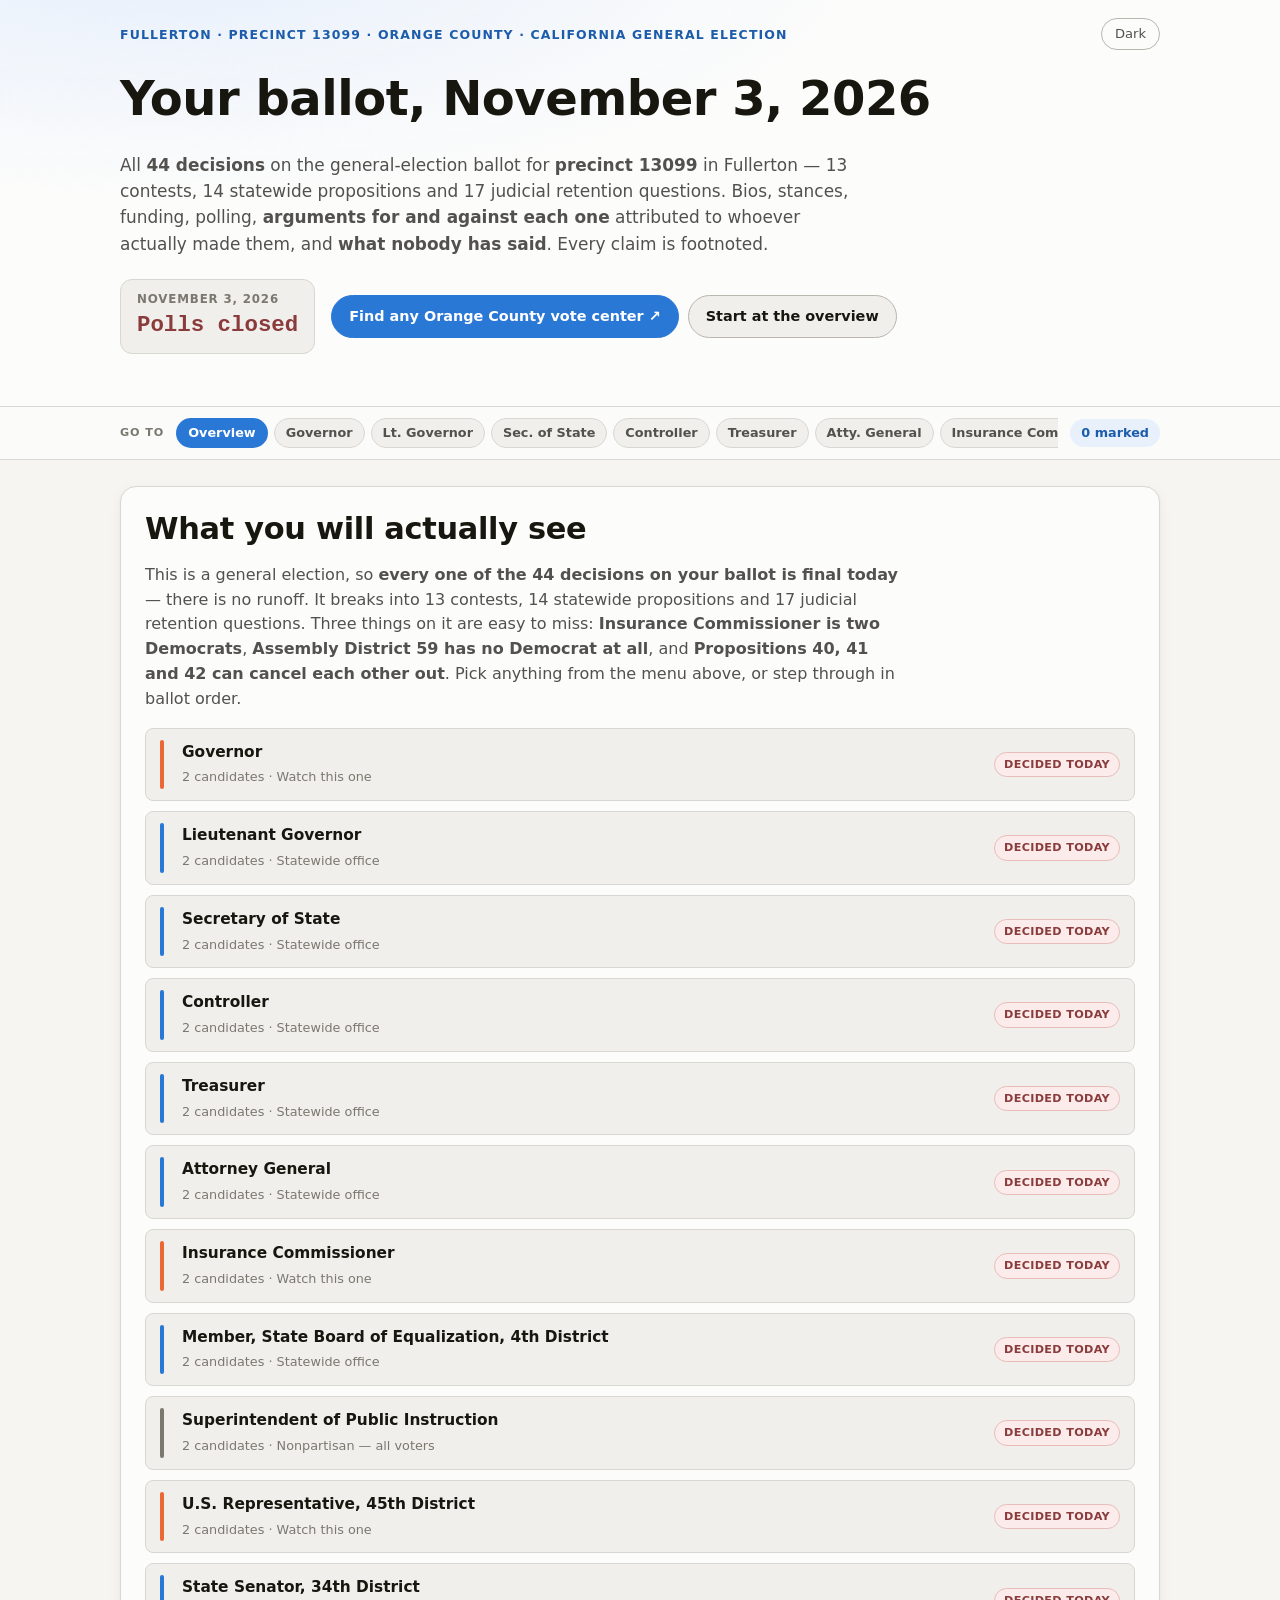
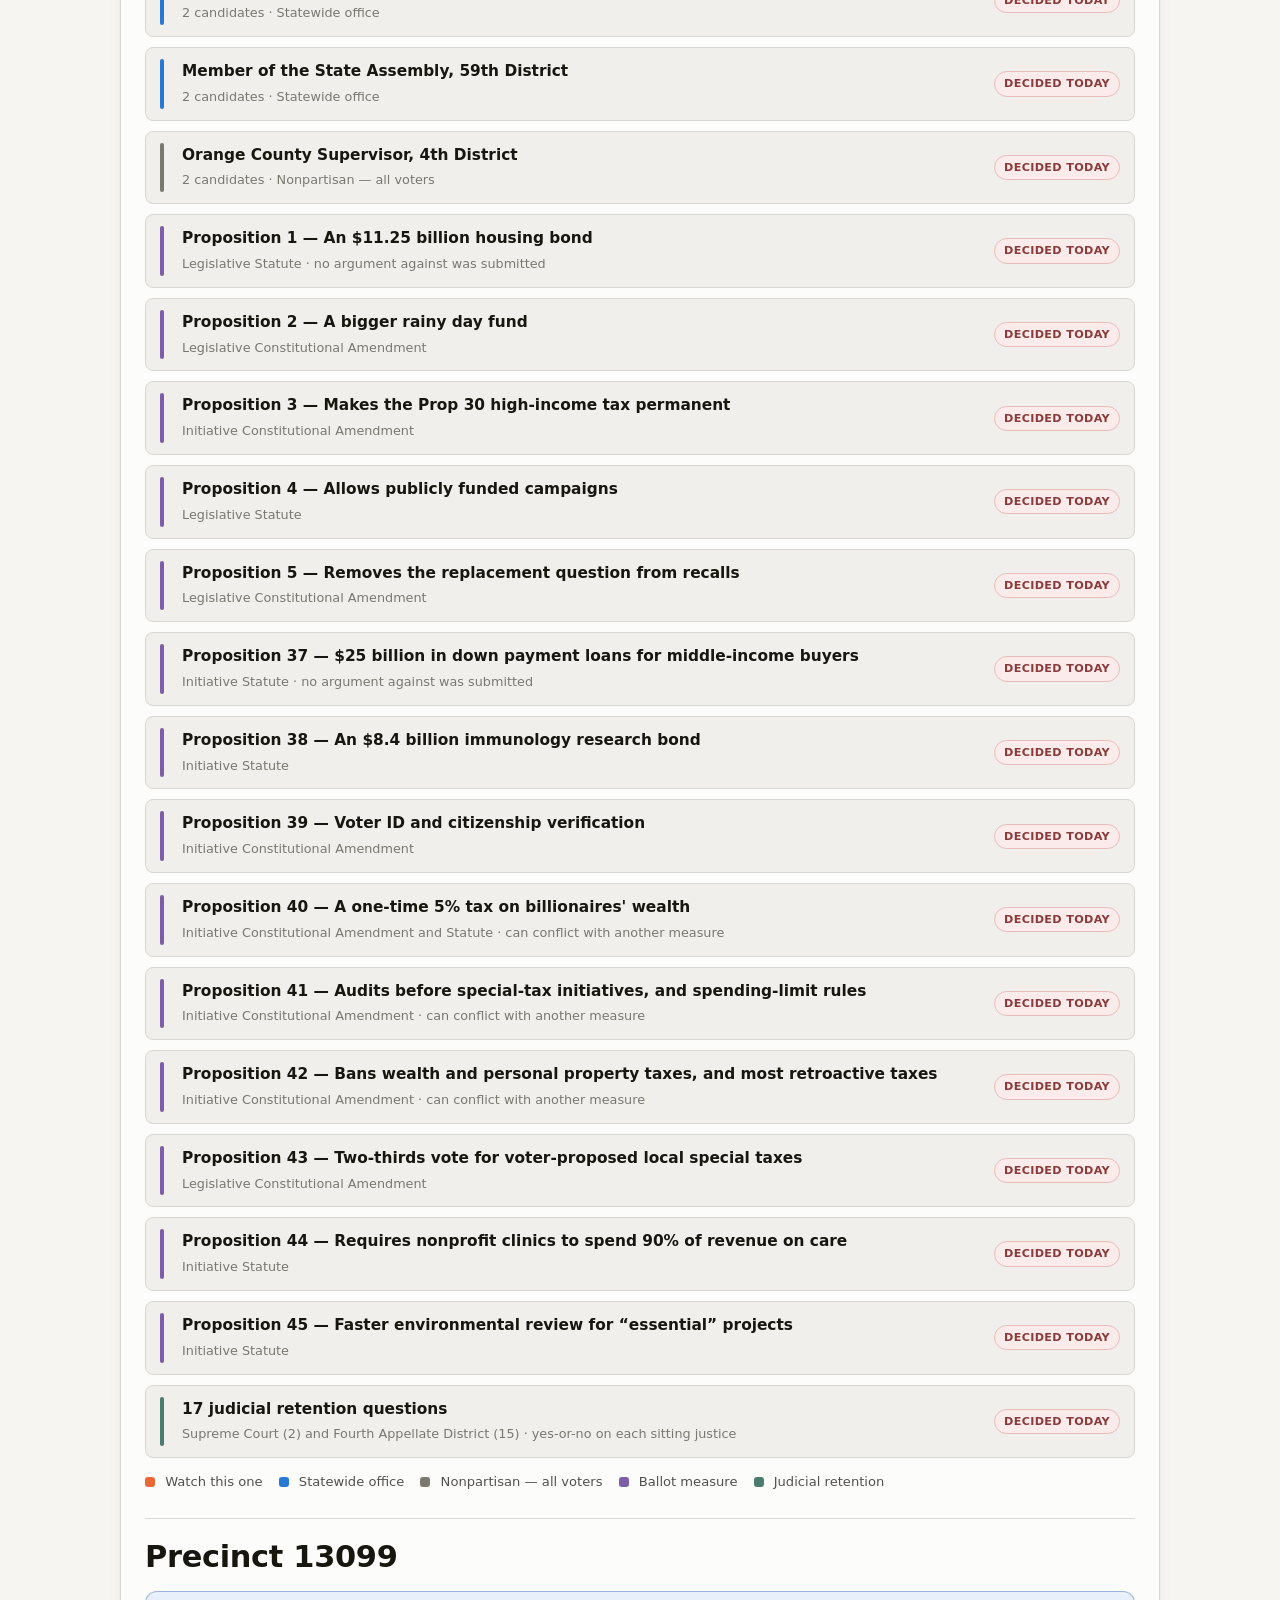
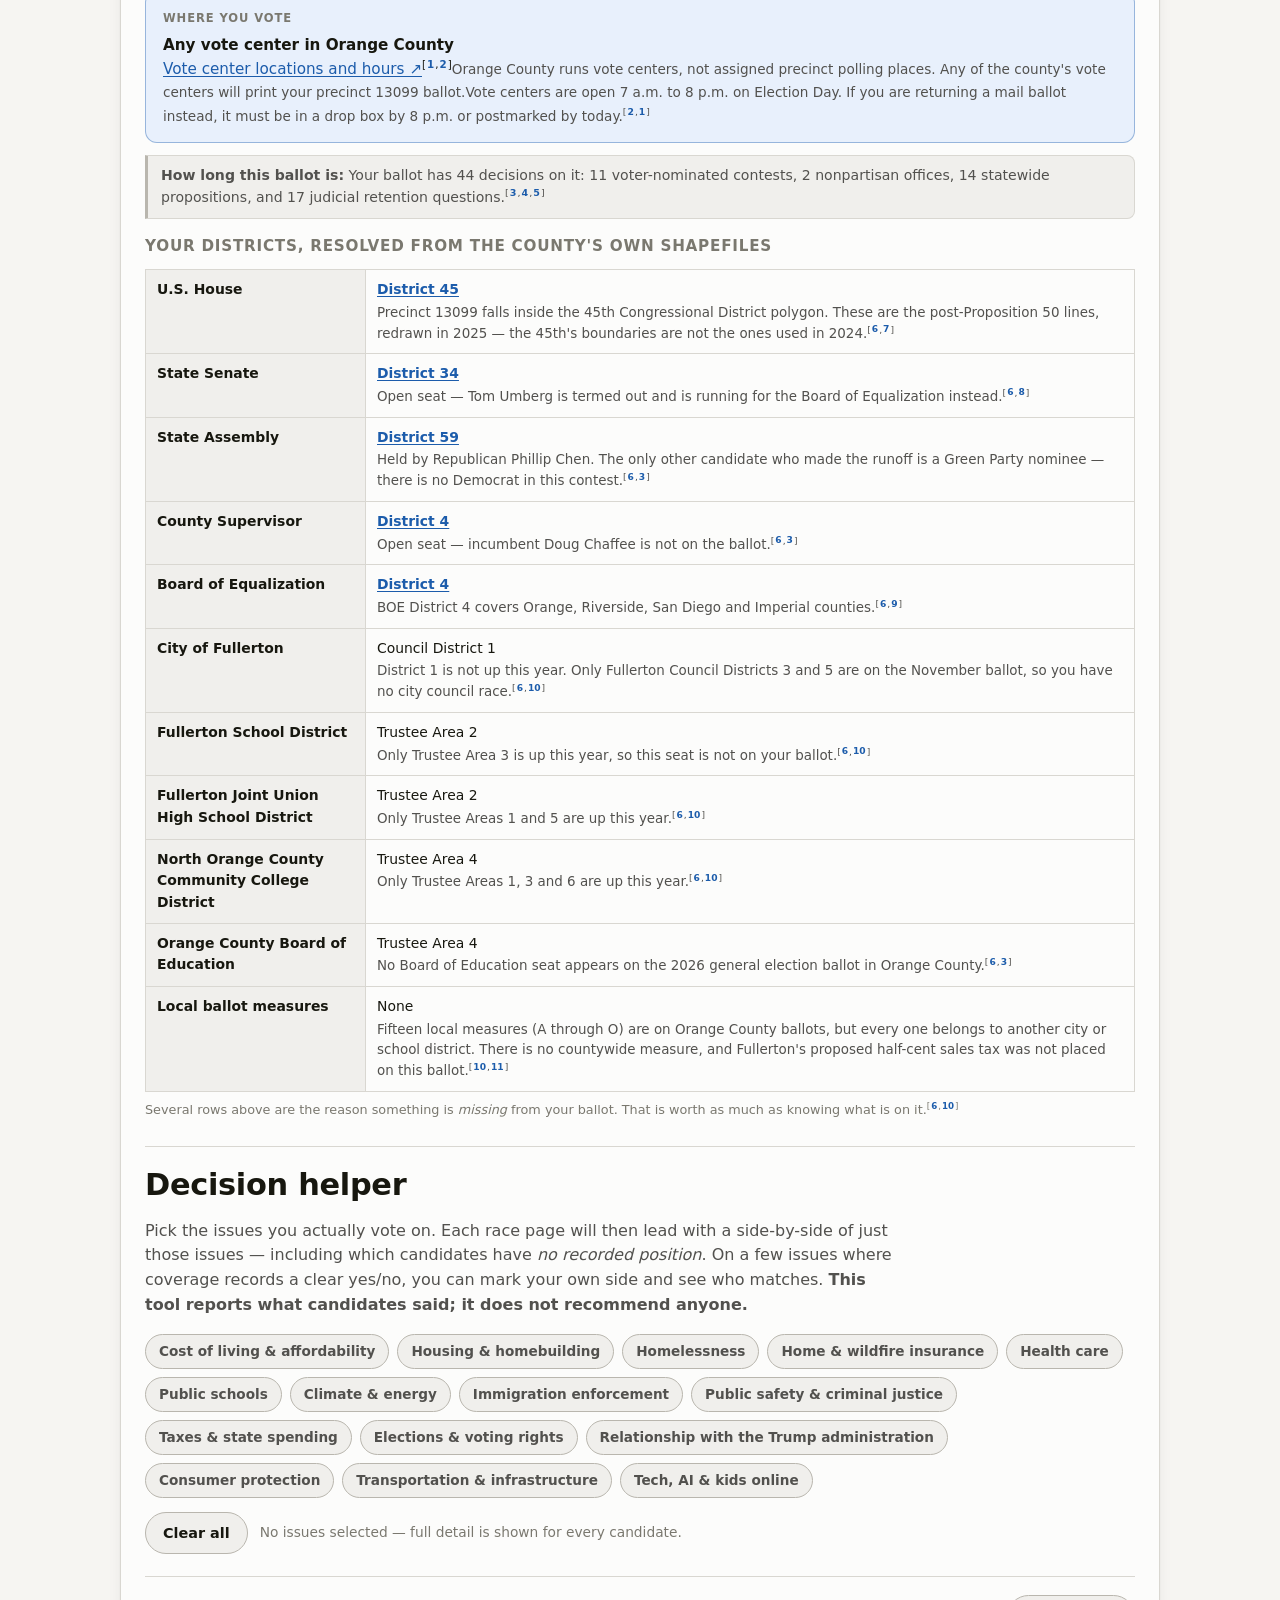
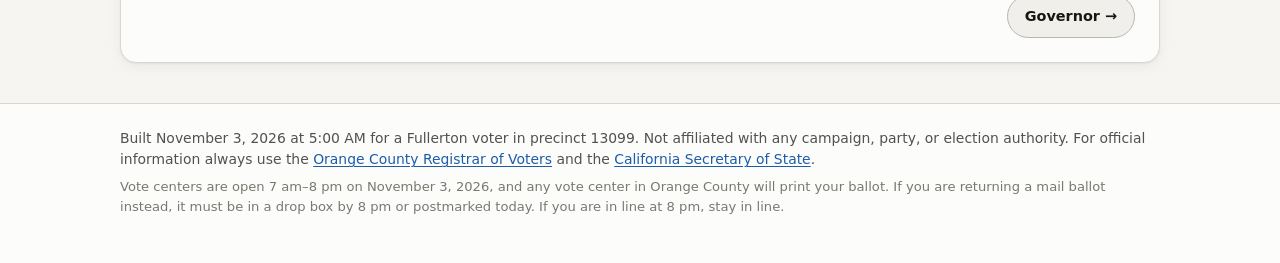
<file: index.html>
<!doctype html>
<html lang="en">
<head>
<meta charset="utf-8">
<meta name="viewport" content="width=device-width, initial-scale=1, viewport-fit=cover">
<meta name="theme-color" content="#fcfcfb" media="(prefers-color-scheme: light)">
<meta name="theme-color" content="#1a1a19" media="(prefers-color-scheme: dark)">
<meta name="mobile-web-app-capable" content="yes">
<meta name="apple-mobile-web-app-title" content="Precinct 13099">
<meta name="format-detection" content="telephone=no">
<title>Fullerton Ballot Guide — Nov 3, 2026 California General</title>
<meta name="description" content="A sourced, interactive guide to all 44 decisions on the November 3, 2026 California general election ballot for precinct 13099 in Fullerton, Orange County — bios, stances, funding, polling, sourced arguments for and against every candidate and proposition, and what nobody has said.">
<link rel="icon" href="data:image/svg+xml,<svg xmlns='http://www.w3.org/2000/svg' viewBox='0 0 100 100'><text y='.9em' font-size='90'>&#128499;</text></svg>">
<link rel="stylesheet" href="assets/styles.css?v=4">
</head>
<body>
<a class="skip" href="#nav">Skip to navigation</a>

<header class="hero">
  <div class="wrap">
    <div class="hero-top">
      <div class="hero-eyebrow">Fullerton &middot; Precinct 13099 &middot; Orange County &middot; California general election</div>
      <button id="themeToggle" class="ghost-btn" type="button" aria-label="Toggle colour theme">
        <span class="t-dark">Dark</span><span class="t-light">Light</span>
      </button>
    </div>
    <h1>Your ballot, <span class="nowrap">November 3, 2026</span></h1>
    <p class="hero-sub">
      All <strong>44 decisions</strong> on the general-election ballot for
      <strong>precinct 13099</strong> in Fullerton &mdash; 13 contests, 14 statewide
      propositions and 17 judicial retention questions. Bios, stances, funding, polling,
      <strong>arguments for and against each one</strong> attributed to whoever actually
      made them, and <strong>what nobody has said</strong>. Every claim is footnoted.
    </p>

    <div class="clock-row">
      <div class="clock" id="clock">
        <div class="clock-label">Vote centers close 8:00&nbsp;pm PT</div>
        <div class="clock-value" id="clockValue">&mdash;</div>
      </div>
      <div class="hero-actions">
        <a class="btn primary" href="https://ocvote.gov/votecenter" target="_blank" rel="noopener">Find any Orange County vote center &#8599;</a>
        <a class="btn" href="#view-overview">Start at the overview</a>
      </div>
    </div>
  </div>
</header>

<nav class="tocbar" id="nav" aria-label="Ballot sections">
  <div class="wrap tocbar-inner">
    <span class="tocbar-label" aria-hidden="true">Go to</span>
    <div class="tocbar-links" id="tocLinks"></div>
    <button class="navstep" id="navPrev" type="button" aria-label="Previous section">&#8249;</button>
    <label class="sr-only" for="navSelect">Jump to a section</label>
    <select class="navselect" id="navSelect"></select>
    <button class="navstep" id="navNext" type="button" aria-label="Next section">&#8250;</button>
    <a class="tocbar-picks" href="#view-picks"><span id="pickCount">0</span> marked</a>
  </div>
</nav>

<main class="wrap" id="viewHost"></main>

<div class="mobilebar" id="mobileBar" aria-label="Quick actions">
  <a class="mb-item" href="https://ocvote.gov/votecenter" target="_blank" rel="noopener">
    <span class="mb-icon" aria-hidden="true">&#128205;</span><span>Where to vote</span>
  </a>
  <a class="mb-item" href="#view-overview"><span class="mb-icon" aria-hidden="true">&#9776;</span><span>Ballot</span></a>
  <a class="mb-item" href="#view-picks"><span class="mb-icon" aria-hidden="true">&#10003;</span><span>Marked <b id="pickCountMobile">0</b></span></a>
</div>

<footer class="foot">
  <div class="wrap">
    <p>
      Built <span id="builtAt"></span> for a Fullerton voter in precinct 13099. Not affiliated with any
      campaign, party, or election authority. For official information always use the
      <a href="https://ocvote.gov/" target="_blank" rel="noopener">Orange County Registrar of Voters</a>
      and the
      <a href="https://voterguide.sos.ca.gov/" target="_blank" rel="noopener">California Secretary of State</a>.
    </p>
    <p class="foot-small">
      Vote centers are open 7&nbsp;am&ndash;8&nbsp;pm on November 3, 2026, and any vote center in
      Orange County will print your ballot. If you are returning a mail ballot instead, it must be in
      a drop box by 8&nbsp;pm or postmarked today. If you are in line at 8&nbsp;pm, stay in line.
    </p>
  </div>
</footer>

<script src="assets/data.js?v=4"></script>
<script src="assets/app.js?v=4"></script>
</body>
</html>
</file>
<file: assets/styles.css>
/* ==========================================================================
   East Lake / Lansbrook Ballot Guide — styles
   Light is the base palette; dark is a selected set, not an inversion.
   Chart hue: blue (validated single-hue magnitude encoding).
   ========================================================================== */

:root {
  color-scheme: light;

  --bg:            #f6f5f2;
  --surface-1:     #fcfcfb;
  --surface-2:     #f0efec;
  --surface-3:     #e6e4df;
  --border:        #d9d7d1;
  --border-strong: #b9b6ae;

  --text-primary:   #17170f;
  --text-secondary: #52514e;
  --text-muted:     #7a786f;

  --series-1: #2a78d6;
  --series-1-soft: #cde2fb;

  --accent:      #1c5cab;
  --accent-soft: #e8f0fc;

  --warn:      #8a5a00;
  --warn-bg:   #fdf3dd;
  --warn-bd:   #e8cf94;

  --gap:       #8a3b3b;
  --gap-bg:    #fbeceb;
  --gap-bd:    #e8bdb9;

  --good:      #1b6b45;
  --good-bg:   #e4f3ea;

  --shadow: 0 1px 2px rgba(20,20,10,.05), 0 4px 14px rgba(20,20,10,.05);
  --radius: 12px;
  --radius-sm: 8px;

  --maxw: 1080px;
  --font: ui-sans-serif, system-ui, -apple-system, "Segoe UI", Roboto, "Helvetica Neue", Arial, sans-serif;
  --mono: ui-monospace, SFMono-Regular, Menlo, Consolas, monospace;
}

@media (prefers-color-scheme: dark) {
  :root:not([data-theme="light"]) {
    color-scheme: dark;
    --bg:            #121211;
    --surface-1:     #1a1a19;
    --surface-2:     #232322;
    --surface-3:     #2e2e2c;
    --border:        #3a3a37;
    --border-strong: #55554f;

    --text-primary:   #ffffff;
    --text-secondary: #c3c2b7;
    --text-muted:     #99978c;

    --series-1: #3987e5;
    --series-1-soft: #1c3d63;

    --accent:      #86b6ef;
    --accent-soft: #1b2b41;

    --warn:      #e8c569;
    --warn-bg:   #2e2716;
    --warn-bd:   #4d4223;

    --gap:       #f0a19a;
    --gap-bg:    #331d1b;
    --gap-bd:    #543230;

    --good:      #7fd0a4;
    --good-bg:   #16301f;

    --shadow: 0 1px 2px rgba(0,0,0,.4), 0 4px 16px rgba(0,0,0,.3);
  }
}

:root[data-theme="dark"] {
  color-scheme: dark;
  --bg:            #121211;
  --surface-1:     #1a1a19;
  --surface-2:     #232322;
  --surface-3:     #2e2e2c;
  --border:        #3a3a37;
  --border-strong: #55554f;

  --text-primary:   #ffffff;
  --text-secondary: #c3c2b7;
  --text-muted:     #99978c;

  --series-1: #3987e5;
  --series-1-soft: #1c3d63;

  --accent:      #86b6ef;
  --accent-soft: #1b2b41;

  --warn:      #e8c569;
  --warn-bg:   #2e2716;
  --warn-bd:   #4d4223;

  --gap:       #f0a19a;
  --gap-bg:    #331d1b;
  --gap-bd:    #543230;

  --good:      #7fd0a4;
  --good-bg:   #16301f;

  --shadow: 0 1px 2px rgba(0,0,0,.4), 0 4px 16px rgba(0,0,0,.3);
}

/* ------------------------------------------------------------------ base */
* { box-sizing: border-box; }
/* No scroll-behavior: smooth. This is a router, not a long scrolling page —
   a smooth native anchor jump animates for ~300ms *after* the router sets the
   scroll position, so it would land the page somewhere the router did not choose. */
html { -webkit-text-size-adjust: 100%; scroll-padding-top: 74px; }
body {
  margin: 0;
  background: var(--bg);
  color: var(--text-primary);
  font-family: var(--font);
  font-size: 16px;
  line-height: 1.55;
  overflow-x: hidden;
}
.wrap { max-width: var(--maxw); margin: 0 auto; padding: 0 20px; }
.nowrap { white-space: nowrap; }

a { color: var(--accent); text-decoration-thickness: 1px; text-underline-offset: 2px; }
a:hover { text-decoration-thickness: 2px; }

h1, h2, h3, h4 { line-height: 1.2; letter-spacing: -0.01em; margin: 0 0 .5em; }
h1 { font-size: clamp(1.9rem, 5vw, 3rem); font-weight: 800; }
h2 { font-size: clamp(1.35rem, 3vw, 1.9rem); font-weight: 750; }
h3 { font-size: 1.06rem; font-weight: 700; }
p { margin: 0 0 1em; }
.lede { color: var(--text-secondary); max-width: 74ch; }

.skip {
  position: absolute; left: -9999px; top: 0; z-index: 100;
  background: var(--surface-1); padding: 10px 14px; border-radius: 0 0 8px 0;
}
.skip:focus { left: 0; }

/* ------------------------------------------------------------------ hero */
.hero {
  background:
    radial-gradient(1200px 400px at 12% -10%, var(--accent-soft), transparent 60%),
    var(--surface-1);
  border-bottom: 1px solid var(--border);
  padding: 18px 0 34px;
}
.hero-top { display: flex; justify-content: space-between; align-items: center; gap: 12px; margin-bottom: 20px; }
.hero-eyebrow {
  font-size: .78rem; font-weight: 700; letter-spacing: .09em; text-transform: uppercase;
  color: var(--accent);
}
.hero-sub { font-size: 1.06rem; color: var(--text-secondary); max-width: 68ch; }

.ghost-btn {
  background: transparent; border: 1px solid var(--border-strong); color: var(--text-secondary);
  border-radius: 999px; padding: 5px 13px; font: inherit; font-size: .82rem; cursor: pointer;
}
.ghost-btn:hover { border-color: var(--accent); color: var(--accent); }
:root:not([data-theme="dark"]) .t-light { display: none; }
:root[data-theme="dark"] .t-dark { display: none; }
@media (prefers-color-scheme: dark) {
  :root:not([data-theme="light"]) .t-dark { display: none; }
  :root:not([data-theme="light"]) .t-light { display: inline; }
  :root[data-theme="light"] .t-light { display: none; }
  :root[data-theme="light"] .t-dark { display: inline; }
}

.clock-row {
  display: flex; flex-wrap: wrap; gap: 16px; align-items: center;
  margin: 22px 0 18px;
}
.clock {
  background: var(--surface-2); border: 1px solid var(--border);
  border-radius: var(--radius); padding: 10px 16px; min-width: 190px;
}
.clock-label { font-size: .74rem; text-transform: uppercase; letter-spacing: .07em; color: var(--text-muted); font-weight: 700; }
.clock-value { font-family: var(--mono); font-size: 1.4rem; font-weight: 700; font-variant-numeric: tabular-nums; }
.clock.closed .clock-value { color: var(--gap); }

.hero-actions { display: flex; flex-wrap: wrap; gap: 9px; }
.btn {
  display: inline-block; background: var(--surface-2); color: var(--text-primary);
  border: 1px solid var(--border-strong); border-radius: 999px;
  padding: 9px 17px; font: inherit; font-size: .9rem; font-weight: 600;
  cursor: pointer; text-decoration: none;
}
.btn:hover { border-color: var(--accent); color: var(--accent); }
.btn.primary { background: var(--series-1); border-color: var(--series-1); color: #fff; }
.btn.primary:hover { filter: brightness(1.08); color: #fff; }

.callout {
  border-radius: var(--radius); padding: 13px 16px; font-size: .93rem;
  border: 1px solid var(--border); background: var(--surface-2); color: var(--text-secondary);
}
.callout strong { color: var(--text-primary); }
.callout.warn { background: var(--warn-bg); border-color: var(--warn-bd); color: var(--text-primary); }

/* --------------------------------------------------------------- tocbar */
.tocbar {
  position: sticky; top: 0; z-index: 40;
  background: color-mix(in srgb, var(--surface-1) 88%, transparent);
  backdrop-filter: blur(9px);
  border-bottom: 1px solid var(--border);
}
.tocbar-inner { display: flex; align-items: center; gap: 12px; height: 52px; }
.tocbar-label {
  font-size: .7rem; text-transform: uppercase; letter-spacing: .08em; font-weight: 700;
  color: var(--text-muted); flex: none;
}
.tocbar-links { display: flex; gap: 6px; overflow-x: auto; scrollbar-width: thin; flex: 1 1 auto; padding: 4px 0; }
.tocbar-links a {
  flex: none; font-size: .8rem; font-weight: 600; text-decoration: none;
  color: var(--text-secondary); background: var(--surface-2);
  border: 1px solid var(--border); border-radius: 999px; padding: 4px 11px; white-space: nowrap;
}
.tocbar-links a:hover, .tocbar-links a.active { color: #fff; background: var(--series-1); border-color: var(--series-1); }
.tocbar-picks {
  flex: none; font-size: .8rem; font-weight: 700; text-decoration: none; color: var(--accent);
  background: var(--accent-soft); border-radius: 999px; padding: 4px 11px;
}

/* --------------------------------------------------------------- panels */
.panel {
  background: var(--surface-1); border: 1px solid var(--border);
  border-radius: 16px; padding: 24px; margin: 26px 0; box-shadow: var(--shadow);
}
.panel.accent { border-color: color-mix(in srgb, var(--accent) 40%, var(--border)); }

/* ------------------------------------------------------------- glance */
.glance-grid { display: grid; gap: 10px; }
.glance-row {
  display: grid; grid-template-columns: 10px 1fr auto; gap: 12px; align-items: center;
  background: var(--surface-2); border: 1px solid var(--border);
  border-radius: var(--radius-sm); padding: 11px 14px; text-decoration: none; color: inherit;
}
.glance-row:hover { border-color: var(--accent); }
.glance-row .bar { width: 4px; height: 100%; min-height: 26px; border-radius: 3px; }
.glance-office { font-weight: 650; font-size: .96rem; }
.glance-meta { font-size: .8rem; color: var(--text-muted); }
.glance-right { display: flex; gap: 6px; align-items: center; flex-wrap: wrap; justify-content: flex-end; }

.badge {
  font-size: .7rem; font-weight: 700; letter-spacing: .03em; text-transform: uppercase;
  border-radius: 999px; padding: 3px 9px; white-space: nowrap;
  border: 1px solid var(--border-strong); color: var(--text-secondary); background: var(--surface-1);
}
.badge.today { background: var(--gap-bg); border-color: var(--gap-bd); color: var(--gap); }
.badge.maybe { background: var(--warn-bg); border-color: var(--warn-bd); color: var(--warn); }
.badge.advances { background: var(--surface-3); }
.badge.verify { background: var(--warn-bg); border-color: var(--warn-bd); color: var(--warn); }
.badge.inc { background: var(--accent-soft); border-color: color-mix(in srgb, var(--accent) 45%, transparent); color: var(--accent); }

.dot { display: inline-block; width: 10px; height: 10px; border-radius: 3px; vertical-align: -1px; margin-right: 6px; }
.dot.tier-dem, .bar.tier-dem { background: var(--series-1); }
.dot.tier-universal, .bar.tier-universal { background: #eb6834; }
.dot.tier-nonpartisan, .bar.tier-nonpartisan { background: var(--text-muted); }
.legend-key { display: flex; flex-wrap: wrap; gap: 16px; margin-top: 14px; font-size: .82rem; color: var(--text-secondary); }

/* --------------------------------------------------------------- helper */
.issue-picker { display: flex; flex-wrap: wrap; gap: 8px; margin: 4px 0 14px; }
.issue-chip {
  font: inherit; font-size: .85rem; font-weight: 600; cursor: pointer;
  background: var(--surface-2); color: var(--text-secondary);
  border: 1px solid var(--border-strong); border-radius: 999px; padding: 6px 13px;
}
.issue-chip:hover { border-color: var(--accent); color: var(--accent); }
.issue-chip[aria-pressed="true"] { background: var(--series-1); border-color: var(--series-1); color: #fff; }
.helper-actions { display: flex; flex-wrap: wrap; gap: 12px; align-items: center; }
.helper-status { font-size: .86rem; color: var(--text-muted); }

.dir-panel { margin-top: 18px; border-top: 1px solid var(--border); padding-top: 16px; }
.dir-row { display: flex; flex-wrap: wrap; gap: 10px; align-items: center; margin-bottom: 10px; font-size: .9rem; }
.dir-row .dir-q { font-weight: 650; flex: 1 1 260px; }
.seg { display: inline-flex; border: 1px solid var(--border-strong); border-radius: 999px; overflow: hidden; }
.seg button {
  font: inherit; font-size: .82rem; padding: 5px 12px; border: 0; cursor: pointer;
  background: var(--surface-2); color: var(--text-secondary);
}
.seg button + button { border-left: 1px solid var(--border-strong); }
.seg button[aria-pressed="true"] { background: var(--series-1); color: #fff; }

/* ---------------------------------------------------------------- races */
.race { margin: 34px 0; }
.race-head {
  border-left: 5px solid var(--series-1); padding-left: 16px; margin-bottom: 16px;
}
.race.tier-universal .race-head { border-left-color: #eb6834; }
.race.tier-nonpartisan .race-head { border-left-color: var(--text-muted); }
.race-kicker {
  font-size: .74rem; font-weight: 750; text-transform: uppercase; letter-spacing: .08em;
  color: var(--text-muted); margin-bottom: 4px; display: flex; gap: 8px; flex-wrap: wrap; align-items: center;
}
.race h2 { margin-bottom: .35em; }
.race-note { font-size: .95rem; color: var(--text-secondary); max-width: 78ch; }
.race-why {
  font-size: .88rem; color: var(--text-secondary); background: var(--surface-2);
  border: 1px solid var(--border); border-left: 3px solid var(--border-strong);
  border-radius: 0 var(--radius-sm) var(--radius-sm) 0; padding: 9px 13px; margin: 12px 0;
}
.race-important {
  font-size: .93rem; background: var(--warn-bg); border: 1px solid var(--warn-bd);
  border-radius: var(--radius-sm); padding: 11px 14px; margin: 12px 0; color: var(--text-primary);
}

/* polling block */
.poll-block {
  background: var(--surface-1); border: 1px solid var(--border);
  border-radius: var(--radius); padding: 15px 17px; margin: 14px 0 18px;
}
.poll-block h3 { margin-bottom: .4em; font-size: .95rem; text-transform: uppercase; letter-spacing: .05em; color: var(--text-muted); }
.poll-rows { display: grid; gap: 7px; margin: 8px 0; }
.poll-row { display: flex; justify-content: space-between; gap: 12px; font-size: .92rem; border-bottom: 1px dashed var(--border); padding-bottom: 6px; }
.poll-row:last-child { border-bottom: 0; }
.poll-row .pr-label { font-weight: 620; }
.poll-row .pr-detail { color: var(--text-secondary); text-align: right; }
.poll-method { font-size: .8rem; color: var(--text-muted); margin: 6px 0 0; }
.poll-none { font-size: .9rem; color: var(--text-secondary); margin: 0; }

/* candidate cards */
.cand-grid { display: grid; gap: 16px; grid-template-columns: 1fr; }
@media (min-width: 860px) { .cand-grid.two { grid-template-columns: repeat(2, 1fr); } }

.cand {
  background: var(--surface-1); border: 1px solid var(--border);
  border-radius: var(--radius); padding: 18px; display: flex; flex-direction: column; gap: 12px;
}
.cand.picked { border-color: var(--series-1); box-shadow: 0 0 0 2px color-mix(in srgb, var(--series-1) 28%, transparent); }
.cand-head { display: flex; justify-content: space-between; gap: 12px; align-items: flex-start; }
.cand-name { font-size: 1.16rem; font-weight: 760; margin: 0; }
.cand-role { font-size: .87rem; color: var(--text-secondary); margin: 2px 0 0; }
.cand-badges { display: flex; flex-wrap: wrap; gap: 5px; justify-content: flex-end; }
.cand-bio { font-size: .93rem; margin: 0; color: var(--text-secondary); }
.cand-bio strong { color: var(--text-primary); }

.block-label {
  font-size: .72rem; font-weight: 760; text-transform: uppercase; letter-spacing: .08em;
  color: var(--text-muted); margin: 4px 0 6px;
}

.stance-list { list-style: none; margin: 0; padding: 0; display: grid; gap: 9px; }
.stance {
  border-left: 3px solid var(--series-1-soft); padding-left: 11px;
}
.stance.match { border-left-color: var(--series-1); background: var(--accent-soft); border-radius: 0 6px 6px 0; padding: 4px 8px 4px 11px; }
.stance-top { display: flex; flex-wrap: wrap; gap: 7px; align-items: baseline; }
.stance-issue {
  font-size: .68rem; font-weight: 750; text-transform: uppercase; letter-spacing: .05em;
  color: var(--text-muted); background: var(--surface-2); border-radius: 4px; padding: 1px 6px;
}
.stance-pos { font-size: .92rem; font-weight: 640; }
.stance-detail { font-size: .87rem; color: var(--text-secondary); margin: 3px 0 0; }

.align-tag { font-size: .7rem; font-weight: 750; border-radius: 4px; padding: 1px 6px; }
.align-tag.yes { background: var(--good-bg); color: var(--good); }
.align-tag.no  { background: var(--gap-bg); color: var(--gap); }

.gaps {
  background: var(--gap-bg); border: 1px solid var(--gap-bd);
  border-radius: var(--radius-sm); padding: 11px 13px;
}
.gaps .block-label { color: var(--gap); margin-top: 0; }
.gaps ul { margin: 0; padding-left: 18px; display: grid; gap: 5px; }
.gaps li { font-size: .87rem; }
.gaps li b { font-weight: 700; }
.gaps-none { font-size: .85rem; color: var(--text-secondary); background: var(--good-bg); border-radius: var(--radius-sm); padding: 9px 12px; }

.endorse { font-size: .87rem; color: var(--text-secondary); }
.endorse ul { margin: 4px 0 0; padding-left: 18px; }

.cand-foot { display: flex; flex-wrap: wrap; gap: 9px; align-items: center; margin-top: auto; padding-top: 6px; }
.pick-btn {
  font: inherit; font-size: .84rem; font-weight: 700; cursor: pointer;
  border: 1px solid var(--border-strong); background: var(--surface-2); color: var(--text-secondary);
  border-radius: 999px; padding: 6px 15px;
}
.pick-btn:hover { border-color: var(--series-1); color: var(--series-1); }
.pick-btn[aria-pressed="true"] { background: var(--series-1); border-color: var(--series-1); color: #fff; }

/* -------------------------------------------------------------- funding */
.fund {
  background: var(--surface-2); border: 1px solid var(--border);
  border-radius: var(--radius); padding: 15px 17px; margin: 16px 0 4px;
}
.fund h3 { font-size: .95rem; text-transform: uppercase; letter-spacing: .05em; color: var(--text-muted); margin-bottom: .6em; }
.fchart { display: grid; gap: 12px; }
.frow { display: grid; grid-template-columns: minmax(96px, 20%) 1fr; gap: 12px; align-items: center; }
.fname { font-size: .87rem; font-weight: 640; overflow-wrap: anywhere; }
.ftrack { position: relative; height: 22px; background: var(--surface-3); border-radius: 4px; }
.fbar {
  height: 100%; background: var(--series-1);
  border-radius: 0 4px 4px 0; min-width: 3px;
  display: flex; align-items: center;
}
.fbar.none { background: repeating-linear-gradient(135deg, var(--surface-3), var(--surface-3) 5px, var(--border) 5px, var(--border) 7px); border: 1px dashed var(--border-strong); border-radius: 4px; }
.fval {
  position: absolute; top: 0; height: 22px; display: flex; align-items: center;
  font-size: .8rem; font-variant-numeric: tabular-nums; font-weight: 700;
  color: var(--text-primary); padding-left: 8px; white-space: nowrap;
}
.fnote { font-size: .8rem; color: var(--text-muted); margin: 8px 0 0; }
.ftable { width: 100%; border-collapse: collapse; font-size: .85rem; margin-top: 10px; }
.ftable th, .ftable td { text-align: left; padding: 6px 8px; border-bottom: 1px solid var(--border); }
.ftable th { color: var(--text-muted); font-size: .74rem; text-transform: uppercase; letter-spacing: .05em; }
.ftable td.num { font-variant-numeric: tabular-nums; text-align: right; }
.ftable-wrap { overflow-x: auto; }
.fund details summary { cursor: pointer; font-size: .82rem; color: var(--accent); margin-top: 10px; }

/* ------------------------------------------------------ compare table */
.cmp-wrap { overflow-x: auto; margin: 14px 0 2px; }
.cmp {
  border-collapse: collapse; width: 100%; min-width: 520px; font-size: .87rem;
  background: var(--surface-1);
}
.cmp th, .cmp td { border: 1px solid var(--border); padding: 9px 11px; vertical-align: top; text-align: left; }
.cmp thead th { background: var(--surface-2); font-size: .78rem; text-transform: uppercase; letter-spacing: .04em; color: var(--text-muted); }
.cmp tbody th { background: var(--surface-2); font-weight: 700; width: 150px; }
.cmp .nopos { color: var(--gap); font-weight: 650; }
.cmp .pos { font-weight: 620; }
.cmp .pd { color: var(--text-secondary); font-weight: 400; display: block; margin-top: 2px; font-size: .84rem; }

/* -------------------------------------------------------- not-on-ballot */
.not-list { display: grid; gap: 11px; }
.not-item {
  background: var(--surface-2); border: 1px solid var(--border);
  border-radius: var(--radius-sm); padding: 12px 15px;
}
.not-item h3 { font-size: .96rem; margin-bottom: .25em; }
.not-item p { font-size: .89rem; color: var(--text-secondary); margin: 0; }

/* ---------------------------------------------------------------- picks */
.pick-list { display: grid; gap: 9px; margin-bottom: 16px; }
.pick-item {
  display: flex; justify-content: space-between; gap: 12px; align-items: center;
  background: var(--surface-2); border: 1px solid var(--border);
  border-radius: var(--radius-sm); padding: 10px 14px; font-size: .93rem;
}
.pick-item .pi-office { color: var(--text-muted); font-size: .8rem; }
.pick-item .pi-name { font-weight: 700; }
.pick-empty { color: var(--text-muted); font-size: .92rem; }

/* -------------------------------------------------------------- caveats */
.caveat-list { display: grid; gap: 12px; }
.caveat {
  background: var(--surface-2); border: 1px solid var(--border);
  border-left: 3px solid var(--warn-bd);
  border-radius: 0 var(--radius-sm) var(--radius-sm) 0; padding: 12px 15px;
}
.caveat h3 { font-size: .95rem; margin-bottom: .3em; }
.caveat p { font-size: .89rem; color: var(--text-secondary); margin: 0; }
.method-details { margin-top: 16px; font-size: .89rem; }
.method-details summary { cursor: pointer; font-weight: 650; color: var(--accent); }
.method-details ul { color: var(--text-secondary); margin-top: 10px; padding-left: 20px; display: grid; gap: 6px; }

/* -------------------------------------------------------------- sources */
.source-list { padding-left: 22px; display: grid; gap: 8px; font-size: .89rem; }
.source-list li { color: var(--text-secondary); }
.source-list .s-pub { font-weight: 650; color: var(--text-primary); }
.source-list li:target { background: var(--accent-soft); border-radius: 6px; padding: 4px 8px; margin-left: -8px; }

sup.ref { font-size: .68em; line-height: 0; }
sup.ref a { text-decoration: none; font-weight: 700; padding: 0 1px; }
sup.ref a:hover { text-decoration: underline; }

/* --------------------------------------------------------------- footer */
.foot { border-top: 1px solid var(--border); background: var(--surface-1); margin-top: 40px; padding: 24px 0 40px; }
.foot p { font-size: .87rem; color: var(--text-secondary); margin: 0 0 6px; }
.foot-small { font-size: .82rem !important; color: var(--text-muted) !important; }

/* ---------------------------------------------------------------- print */
@media print {
  .tocbar, .hero-actions, .issue-picker, .helper-actions, .dir-panel,
  .pick-btn, #themeToggle, .skip, .fund details { display: none !important; }
  body { background: #fff; color: #000; font-size: 11pt; }
  .panel, .cand, .not-item { box-shadow: none; border-color: #bbb; break-inside: avoid; }
  .race { break-inside: avoid; }
  a { color: #000; }
}

@media (prefers-reduced-motion: reduce) {
  * { transition: none !important; animation: none !important; }
}

/* ==========================================================================
   View router additions
   ========================================================================== */
.view { margin: 26px 0 40px; }
.view[hidden] { display: none; }

.race-panel {
  background: var(--surface-1); border: 1px solid var(--border);
  border-radius: 16px; padding: 24px; box-shadow: var(--shadow); margin-bottom: 18px;
}
.race .race-head { margin-bottom: 14px; }
.race-picked {
  font-size: .9rem; background: var(--accent-soft);
  border: 1px solid color-mix(in srgb, var(--accent) 40%, transparent);
  border-radius: var(--radius-sm); padding: 9px 13px; margin: 12px 0;
}

.helper-block { margin-top: 26px; border-top: 1px solid var(--border); padding-top: 20px; }
.callout.spaced { margin: 18px 0 6px; }

.cmp-title {
  font-size: .95rem; text-transform: uppercase; letter-spacing: .05em;
  color: var(--text-muted); margin: 18px 0 .5em;
}
.cmp-empty {
  font-size: .9rem; color: var(--text-secondary); background: var(--surface-2);
  border: 1px solid var(--border); border-left: 3px solid var(--warn-bd);
  border-radius: 0 var(--radius-sm) var(--radius-sm) 0; padding: 11px 14px; margin: 16px 0 2px;
}

.fnote.wide {
  max-width: 78ch; font-size: .85rem; color: var(--text-muted);
  background: var(--surface-1); border: 1px solid var(--border);
  border-radius: var(--radius-sm); padding: 10px 14px; margin: 0 0 14px;
}

/* pager */
.pager {
  display: flex; justify-content: space-between; gap: 12px; align-items: center;
  margin-top: 22px; padding-top: 18px; border-top: 1px solid var(--border);
}
.pager .btn { max-width: 47%; overflow: hidden; text-overflow: ellipsis; white-space: nowrap; }

/* meta nav items sit slightly apart from the race chips */
.tocbar-links a[data-meta] { border-style: dashed; }
.tocbar-links a[data-meta]:first-of-type { margin-left: 0; }

/* source flash-on-arrival */
.source-list li.flash {
  background: var(--accent-soft); border-radius: 6px;
  padding: 6px 10px; margin-left: -10px;
  box-shadow: 0 0 0 1px color-mix(in srgb, var(--accent) 45%, transparent);
}

/* printing the cheat sheet reveals every view */
@media print {
  .view[hidden] { display: block !important; }
  .pager, .tocbar-picks { display: none !important; }
  .view { break-before: page; }
  .view:first-of-type { break-before: auto; }
}

/* --------------------------------------------------------- precinct panel */
.precinct-block { margin-top: 26px; border-top: 1px solid var(--border); padding-top: 20px; }
.poll-place {
  background: var(--accent-soft);
  border: 1px solid color-mix(in srgb, var(--accent) 40%, transparent);
  border-radius: var(--radius); padding: 14px 17px; margin-bottom: 6px; font-size: .95rem;
}
.poll-place .pd { color: var(--text-secondary); font-size: .85rem; }
.cmp.districts tbody th { width: 220px; }
.cmp.districts td a { font-weight: 700; }

/* districts table stacks on narrow screens instead of scrolling sideways */
@media (max-width: 700px) {
  .cmp.districts { min-width: 0; }
  .cmp.districts, .cmp.districts tbody, .cmp.districts tr,
  .cmp.districts th, .cmp.districts td { display: block; width: auto; }
  .cmp.districts tr { border: 1px solid var(--border); border-radius: var(--radius-sm); margin-bottom: 8px; }
  .cmp.districts th {
    border: 0; border-bottom: 1px solid var(--border); background: var(--surface-2);
    font-size: .74rem; text-transform: uppercase; letter-spacing: .05em; color: var(--text-muted);
  }
  .cmp.districts td { border: 0; }
}

/* ==========================================================================
   Mobile
   Responsive first: the breakpoints below do the layout work. The data-device
   flag set by app.js only swaps the nav control and reveals the bottom bar.
   ========================================================================== */

.sr-only {
  position: absolute; width: 1px; height: 1px; padding: 0; margin: -1px;
  overflow: hidden; clip: rect(0 0 0 0); white-space: nowrap; border: 0;
}

/* the native section picker + step buttons — hidden until the phone layout */
.navselect, .navstep { display: none; }
.navselect {
  flex: 1 1 auto; min-width: 0; font: inherit; font-size: .88rem; font-weight: 650;
  color: var(--text-primary); background: var(--surface-2);
  border: 1px solid var(--border-strong); border-radius: 999px;
  padding: 9px 12px; height: 42px; -webkit-appearance: none; appearance: none;
  background-image: linear-gradient(45deg, transparent 50%, var(--text-muted) 50%),
                    linear-gradient(135deg, var(--text-muted) 50%, transparent 50%);
  background-position: calc(100% - 17px) 18px, calc(100% - 12px) 18px;
  background-size: 5px 5px, 5px 5px; background-repeat: no-repeat;
}
.navstep {
  flex: none; width: 42px; height: 42px; border-radius: 999px; cursor: pointer;
  font: inherit; font-size: 1.3rem; line-height: 1;
  background: var(--surface-2); color: var(--text-secondary);
  border: 1px solid var(--border-strong);
}
.navstep:disabled { opacity: .35; cursor: default; }

/* sticky bottom bar — the polling place always one thumb away */
.mobilebar { display: none; }

/* ---------------------------------------------------------- touch targets */
@media (hover: none) and (pointer: coarse) {
  .btn, .pick-btn, .issue-chip, .seg button, .tocbar-links a {
    min-height: 44px; display: inline-flex; align-items: center; justify-content: center;
  }
  .issue-chip { padding: 10px 15px; }
  .seg button { padding: 10px 14px; }
  .tocbar-links a { padding: 8px 13px; }
  .source-list { padding-left: 26px; }
  .source-list li { padding: 3px 0; }
  .fund details summary, .method-details summary { padding: 8px 0; min-height: 44px; }
}

/* ------------------------------------------------------------ phone layout */
@media (max-width: 700px) {
  html { scroll-padding-top: 68px; }
  body { font-size: 16px; }
  .wrap { padding: 0 14px; }

  /* hero condenses — the countdown and polling place matter, the rest can wait */
  .hero { padding: 12px 0 22px; }
  .hero-top { margin-bottom: 12px; }
  .hero-eyebrow { font-size: .68rem; letter-spacing: .06em; }
  h1 { font-size: 1.75rem; }
  .hero-sub { font-size: .96rem; }
  .clock-row { gap: 12px; margin: 16px 0 14px; }
  .clock { flex: 1 1 100%; min-width: 0; }
  .hero-actions { width: 100%; }
  .hero-actions .btn { width: 100%; text-align: center; }

  /* nav: swap the chip strip for the native picker */
  .tocbar-inner { height: 58px; gap: 8px; }
  .tocbar-label, .tocbar-links, .tocbar-picks { display: none; }
  .navselect, .navstep { display: block; }
  .navstep { display: inline-flex; align-items: center; justify-content: center; }

  .panel, .race-panel { padding: 16px; border-radius: 14px; }
  .view { margin: 16px 0 30px; }
  h2 { font-size: 1.3rem; }

  /* glance rows stack so the badge is not squeezed */
  .glance-row { grid-template-columns: 4px 1fr; gap: 10px; }
  .glance-right { justify-content: flex-start; grid-column: 2; margin-top: 4px; }

  /* funding bars: name above the bar, full width */
  .frow { grid-template-columns: 1fr; gap: 4px; }
  .fname { font-size: .85rem; }
  .ftrack { height: 26px; }
  .fval { height: 26px; font-size: .82rem; }

  /* comparison table becomes a stack of issue cards */
  .cmp-wrap { overflow: visible; }
  .cmp { min-width: 0; }
  .cmp, .cmp tbody, .cmp tr, .cmp th, .cmp td { display: block; width: auto; }
  .cmp thead { display: none; }
  .cmp tr {
    border: 1px solid var(--border); border-radius: var(--radius-sm);
    margin-bottom: 10px; overflow: hidden;
  }
  .cmp tbody th {
    width: auto; background: var(--surface-2); border: 0;
    border-bottom: 1px solid var(--border);
    font-size: .78rem; text-transform: uppercase; letter-spacing: .05em; color: var(--text-muted);
  }
  .cmp td { border: 0; border-bottom: 1px dashed var(--border); }
  .cmp tr td:last-child { border-bottom: 0; }
  .cmp td[data-label]::before {
    content: attr(data-label);
    display: block; font-size: .72rem; font-weight: 750; letter-spacing: .04em;
    text-transform: uppercase; color: var(--text-muted); margin-bottom: 3px;
  }

  .cand { padding: 15px; }
  .cand-head { flex-direction: column; gap: 8px; }
  .cand-badges { justify-content: flex-start; }
  .cand-foot .btn, .cand-foot .pick-btn { flex: 1 1 auto; justify-content: center; }

  .pick-item { flex-direction: column; align-items: flex-start; gap: 6px; }
  .pager { gap: 8px; }
  .pager .btn { max-width: 48%; font-size: .84rem; padding: 10px 12px; }

  .poll-place { padding: 13px 14px; }
  .ftable-wrap { overflow-x: auto; }

  /* leave room for the sticky bottom bar */
  .foot { padding-bottom: calc(78px + env(safe-area-inset-bottom)); }
}

@media (max-width: 400px) {
  h1 { font-size: 1.55rem; }
  .navselect { font-size: .82rem; }
  .pager .btn { font-size: .78rem; }
}

/* ------------------------------------------------- sticky bottom bar */
:root[data-device="mobile"] .mobilebar {
  display: grid; grid-template-columns: repeat(3, 1fr);
  position: fixed; left: 0; right: 0; bottom: 0; z-index: 50;
  background: color-mix(in srgb, var(--surface-1) 94%, transparent);
  backdrop-filter: blur(10px);
  border-top: 1px solid var(--border);
  padding-bottom: env(safe-area-inset-bottom);
}
.mobilebar .mb-item {
  display: flex; flex-direction: column; align-items: center; justify-content: center;
  gap: 2px; padding: 9px 4px; min-height: 58px;
  font-size: .72rem; font-weight: 650; text-decoration: none;
  color: var(--text-secondary);
}
.mobilebar .mb-item:hover, .mobilebar .mb-item:active { color: var(--accent); }
.mobilebar .mb-icon { font-size: 1.1rem; line-height: 1; }
.mobilebar b { color: var(--accent); }

@media print { .mobilebar, .navselect, .navstep { display: none !important; } }

/* ------------------------------------------------ what the office does */
.role {
  background: var(--surface-2); border: 1px solid var(--border);
  border-left: 3px solid var(--series-1);
  border-radius: 0 var(--radius) var(--radius) 0;
  padding: 12px 15px; margin: 12px 0 14px;
}
.role .block-label { margin-top: 0; color: var(--series-1); }
.role p { margin: 0; font-size: .92rem; color: var(--text-secondary); }

/* -------------------------------------------- reported-allegation notice */
.notice {
  background: var(--warn-bg); border: 1px solid var(--warn-bd);
  border-left: 4px solid var(--warn); border-radius: 0 var(--radius) var(--radius) 0;
  padding: 12px 15px;
}
.notice .block-label { margin-top: 0; color: var(--warn); }
.notice p { margin: 0; font-size: .89rem; }

.s-access {
  font-size: .68rem; font-weight: 750; letter-spacing: .03em; text-transform: uppercase;
  background: var(--warn-bg); color: var(--warn); border: 1px solid var(--warn-bd);
  border-radius: 4px; padding: 1px 6px; white-space: nowrap;
}

.s-access.ok { background: var(--good-bg); color: var(--good); border-color: var(--good); }

/* ==========================================================================
   November general-election additions: tiers, sourced arguments,
   propositions and judicial retention.
   ========================================================================== */

/* ------------------------------------------------------------ new tiers */
.dot.tier-top, .bar.tier-top { background: #eb6834; }
.dot.tier-state, .bar.tier-state { background: var(--series-1); }
.dot.tier-prop, .bar.tier-prop { background: #7b5ea7; }
.dot.tier-judicial, .bar.tier-judicial { background: #4a7c6f; }
.race.tier-top .race-head { border-left-color: #eb6834; }
.race.tier-state .race-head { border-left-color: var(--series-1); }
.race.tier-prop .race-head { border-left-color: #7b5ea7; }

/* ------------------------------------------- sourced pro/con arguments */
.args { margin-top: 18px; border-top: 1px solid var(--border); padding-top: 14px; }
.args.wide-args {
  background: var(--surface-1); border: 1px solid var(--border);
  border-radius: var(--radius); padding: 18px; margin-top: 18px;
  box-shadow: var(--shadow);
}
.arg-grid { display: grid; grid-template-columns: 1fr 1fr; gap: 14px; margin-top: 10px; }
.arg-col { border-radius: var(--radius-sm); padding: 13px 15px; border: 1px solid var(--border); }
.arg-col.arg-pro { background: var(--good-bg); border-color: color-mix(in srgb, var(--good) 28%, transparent); }
.arg-col.arg-con { background: var(--gap-bg); border-color: var(--gap-bd); }
.arg-head {
  font-size: .74rem; font-weight: 750; text-transform: uppercase; letter-spacing: .08em;
  margin-bottom: 8px;
}
.arg-col.arg-pro .arg-head { color: var(--good); }
.arg-col.arg-con .arg-head { color: var(--gap); }
.arg-col ul { margin: 0; padding-left: 18px; }
.arg-col li { margin-bottom: 9px; font-size: .88rem; line-height: 1.5; }
.arg-col li:last-child { margin-bottom: 0; }
.arg-by {
  display: block; margin-top: 3px; font-size: .78rem; font-style: italic;
  color: var(--text-muted);
}
.arg-empty {
  font-size: .86rem; color: var(--text-muted); font-style: italic;
  margin: 0; line-height: 1.55;
}
.arg-signers { margin-top: 11px; border-top: 1px dashed var(--border-strong); padding-top: 9px; }
.arg-signers-label {
  display: block; font-size: .7rem; font-weight: 750; text-transform: uppercase;
  letter-spacing: .07em; color: var(--text-muted); margin-bottom: 4px;
}
.arg-signers ul { padding-left: 16px; }
.arg-signers li { font-size: .8rem; margin-bottom: 3px; color: var(--text-secondary); }

/* -------------------------------------------------------- propositions */
.prop-title {
  font-size: .9rem; font-weight: 650; color: var(--text-secondary);
  margin: -4px 0 12px; line-height: 1.45;
}
.prop-outcomes { display: grid; grid-template-columns: 1fr 1fr; gap: 14px; margin: 16px 0; }
.outcome { border-radius: var(--radius-sm); padding: 14px 16px; border: 1px solid var(--border); }
.outcome.yes { background: var(--accent-soft); border-color: color-mix(in srgb, var(--accent) 30%, transparent); }
.outcome.no { background: var(--surface-2); }
.outcome p { margin: 0; font-size: .9rem; line-height: 1.6; }
.prop-meta { display: grid; grid-template-columns: 1fr 1fr; gap: 14px; margin-top: 4px; }
.prop-meta p { margin: 0; font-size: .87rem; line-height: 1.55; color: var(--text-secondary); }
.prop-foot { margin-top: 16px; border-top: 1px solid var(--border); padding-top: 14px; }

/* ---------------------------------------------------------- judicial */
.judge-grid { display: grid; grid-template-columns: 1fr; gap: 14px; margin-top: 18px; }
.judge {
  background: var(--surface-1); border: 1px solid var(--border);
  border-radius: var(--radius); padding: 15px 17px; box-shadow: var(--shadow);
}
.judge.judge-flag { border-color: var(--warn-bd); background: var(--warn-bg); }
.judge-head { display: flex; justify-content: space-between; gap: 10px; flex-wrap: wrap; }
.judge h3 { margin: 0 0 2px; font-size: 1.02rem; }
.judge-q {
  font-size: .85rem; line-height: 1.55; color: var(--text-secondary);
  margin: 10px 0 0; font-style: italic;
}
.judge .cand-foot { margin-top: 12px; padding-top: 11px; border-top: 1px solid var(--border); }
.judge .args { margin-top: 14px; padding-top: 12px; }
.judge .arg-col li { font-size: .855rem; }
.judge .arg-by { font-size: .76rem; }

/* ------------------------------------------------------------- picks */
.pick-sep {
  font-size: .72rem; font-weight: 750; text-transform: uppercase; letter-spacing: .08em;
  color: var(--text-muted); margin: 16px 0 6px; padding-top: 10px;
  border-top: 1px solid var(--border);
}

/* ------------------------------------------------------- narrow screens */
@media (max-width: 700px) {
  .arg-grid, .prop-outcomes, .prop-meta { grid-template-columns: 1fr; }
  .args.wide-args { padding: 14px; }
  .prop-foot { display: grid; grid-template-columns: 1fr 1fr; gap: 10px; }
  .prop-foot .pick-btn { width: 100%; }
}

@media print {
  .arg-col.arg-pro, .arg-col.arg-con, .outcome.yes, .outcome.no, .judge.judge-flag {
    background: #fff !important; border: 1px solid #bbb !important;
  }
  .arg-grid, .prop-outcomes, .prop-meta { grid-template-columns: 1fr 1fr; }
  .judge-grid { grid-template-columns: 1fr; }
}
.fiscal-list { margin: 0; padding-left: 18px; }
.fiscal-list li { font-size: .87rem; line-height: 1.55; color: var(--text-secondary); margin-bottom: 5px; }
</file>
